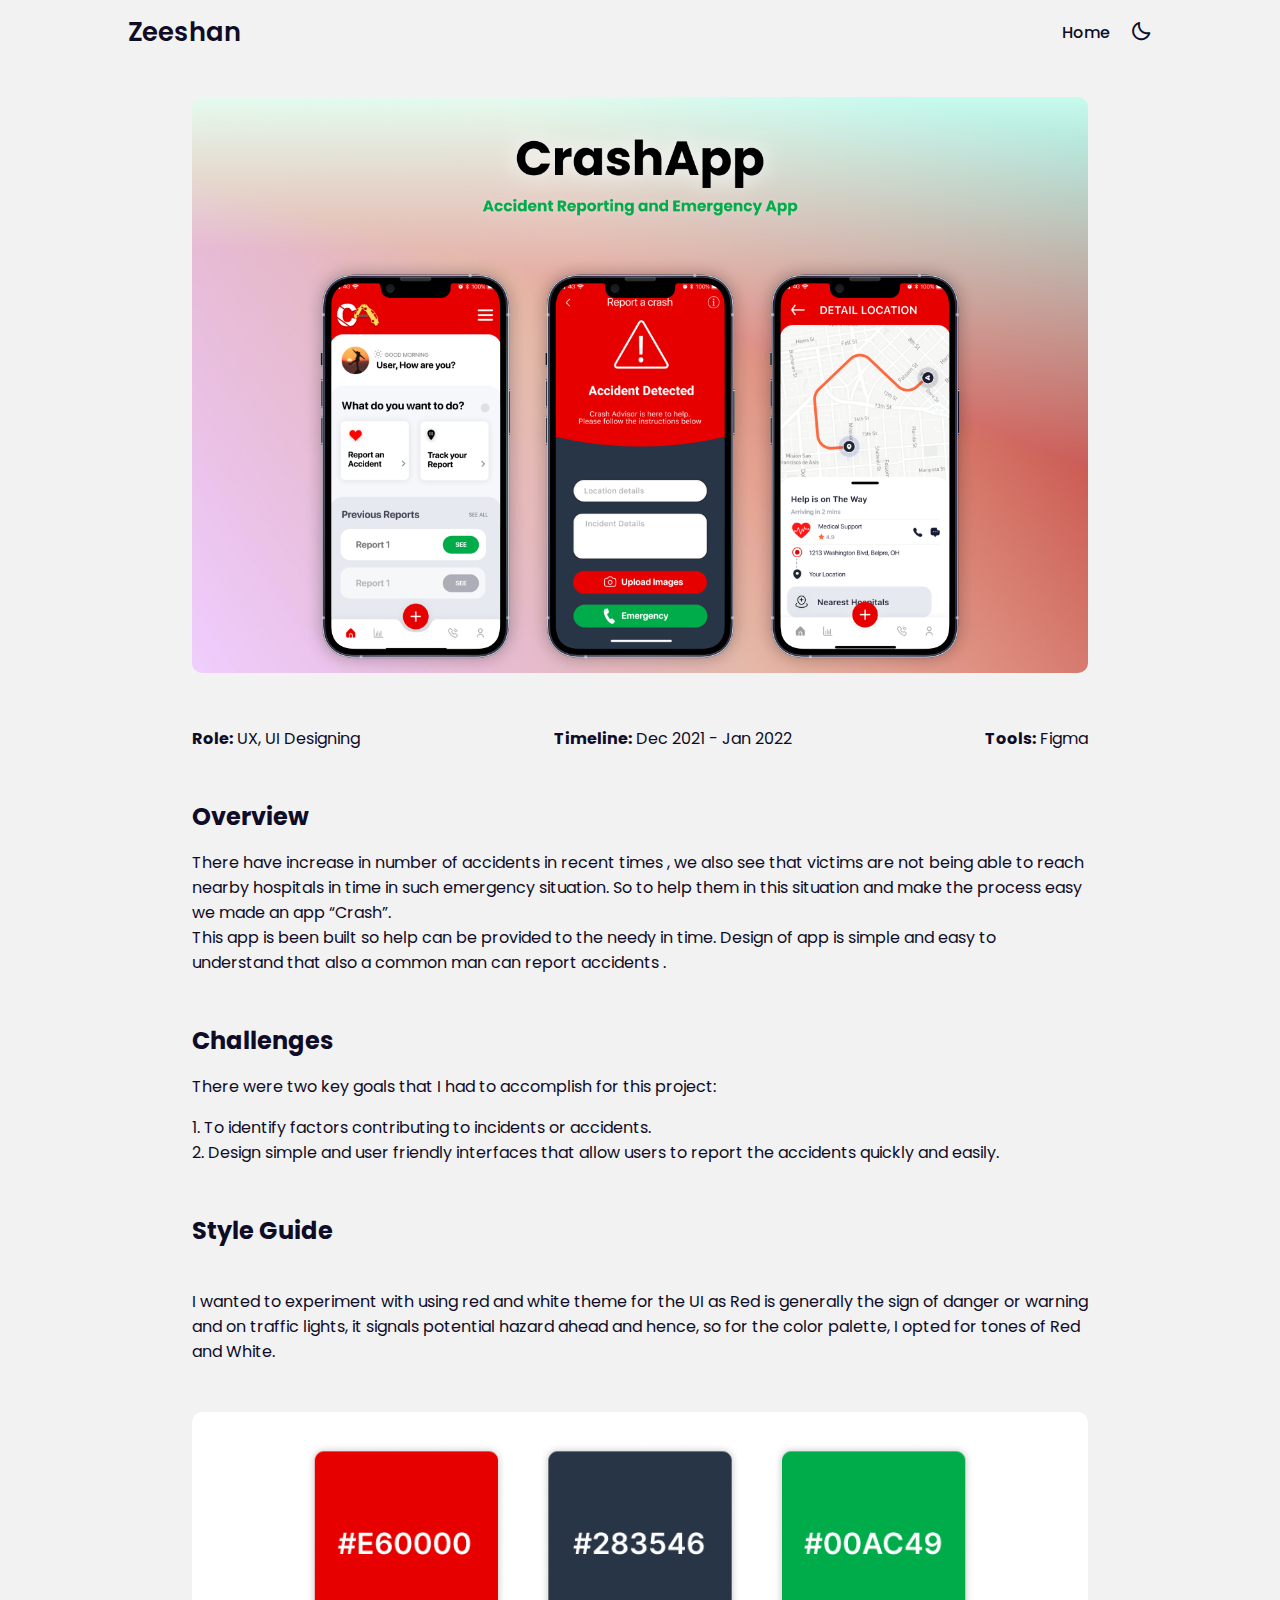
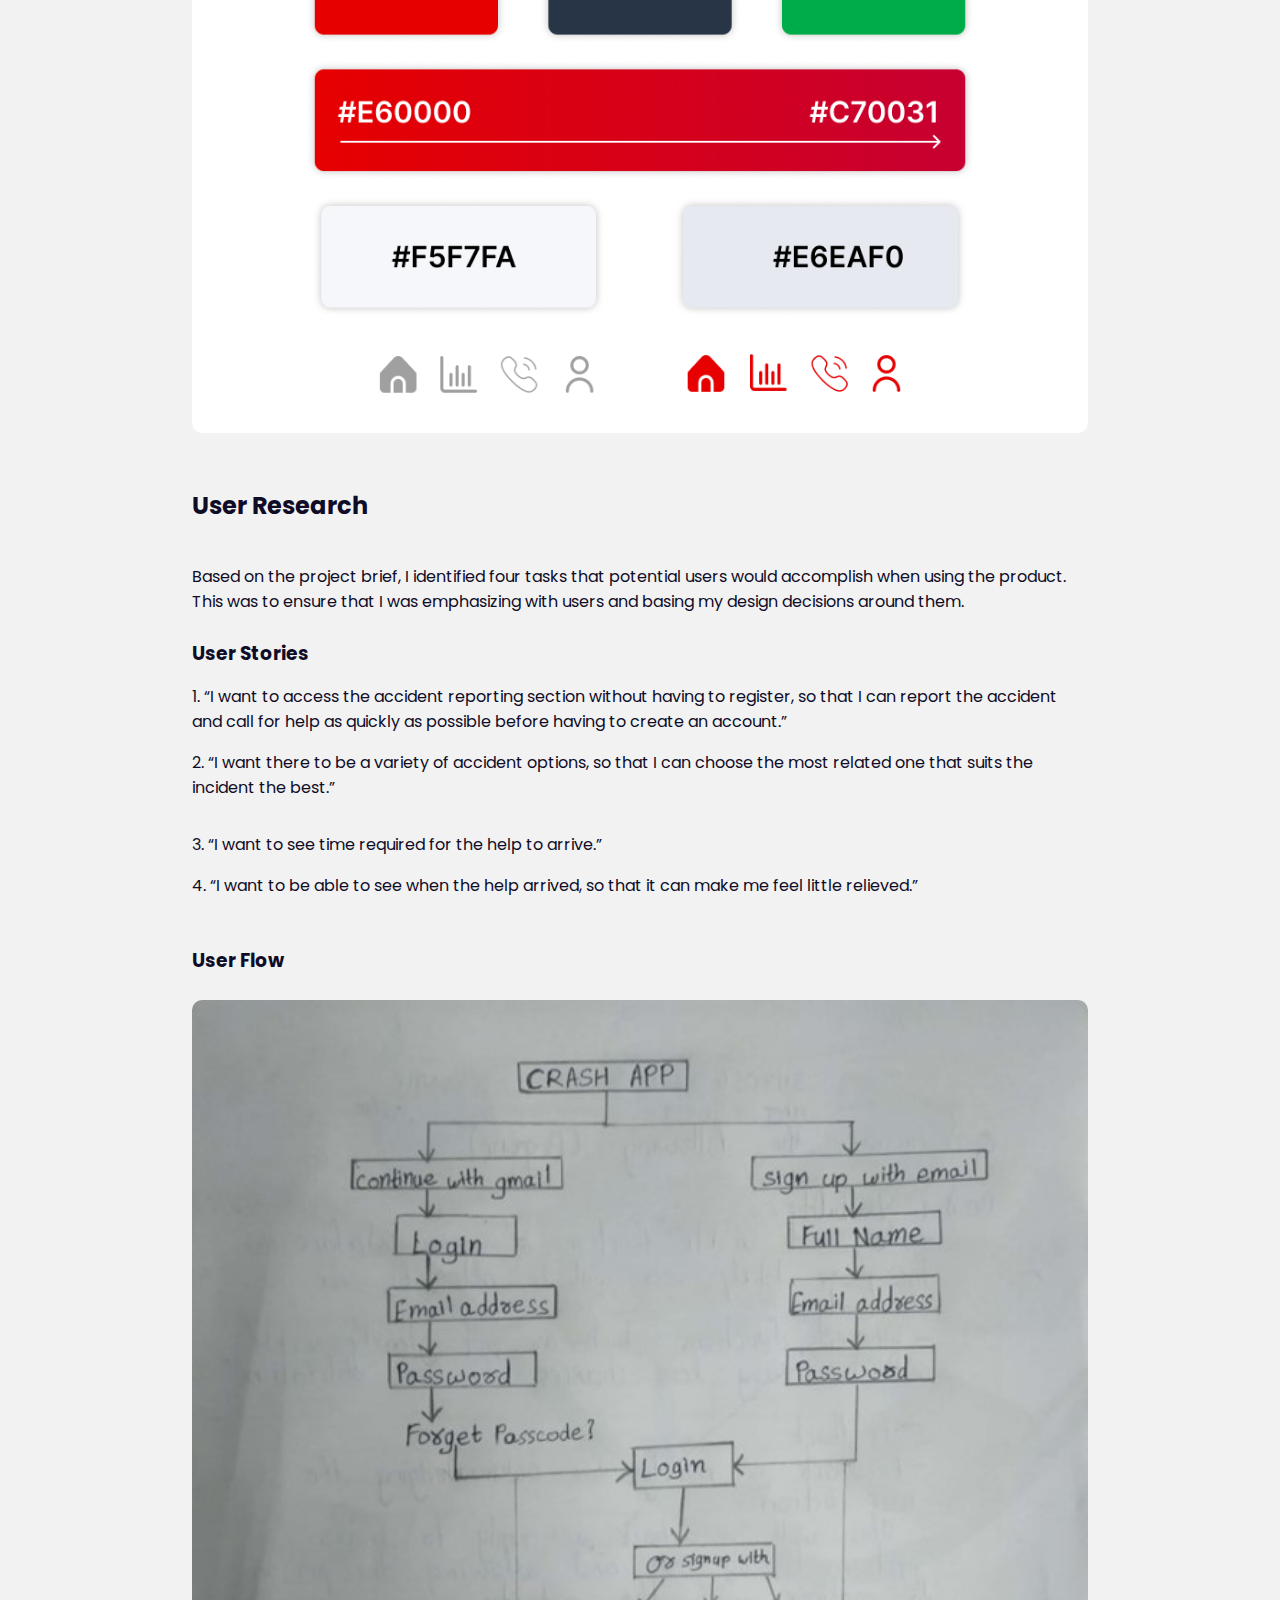
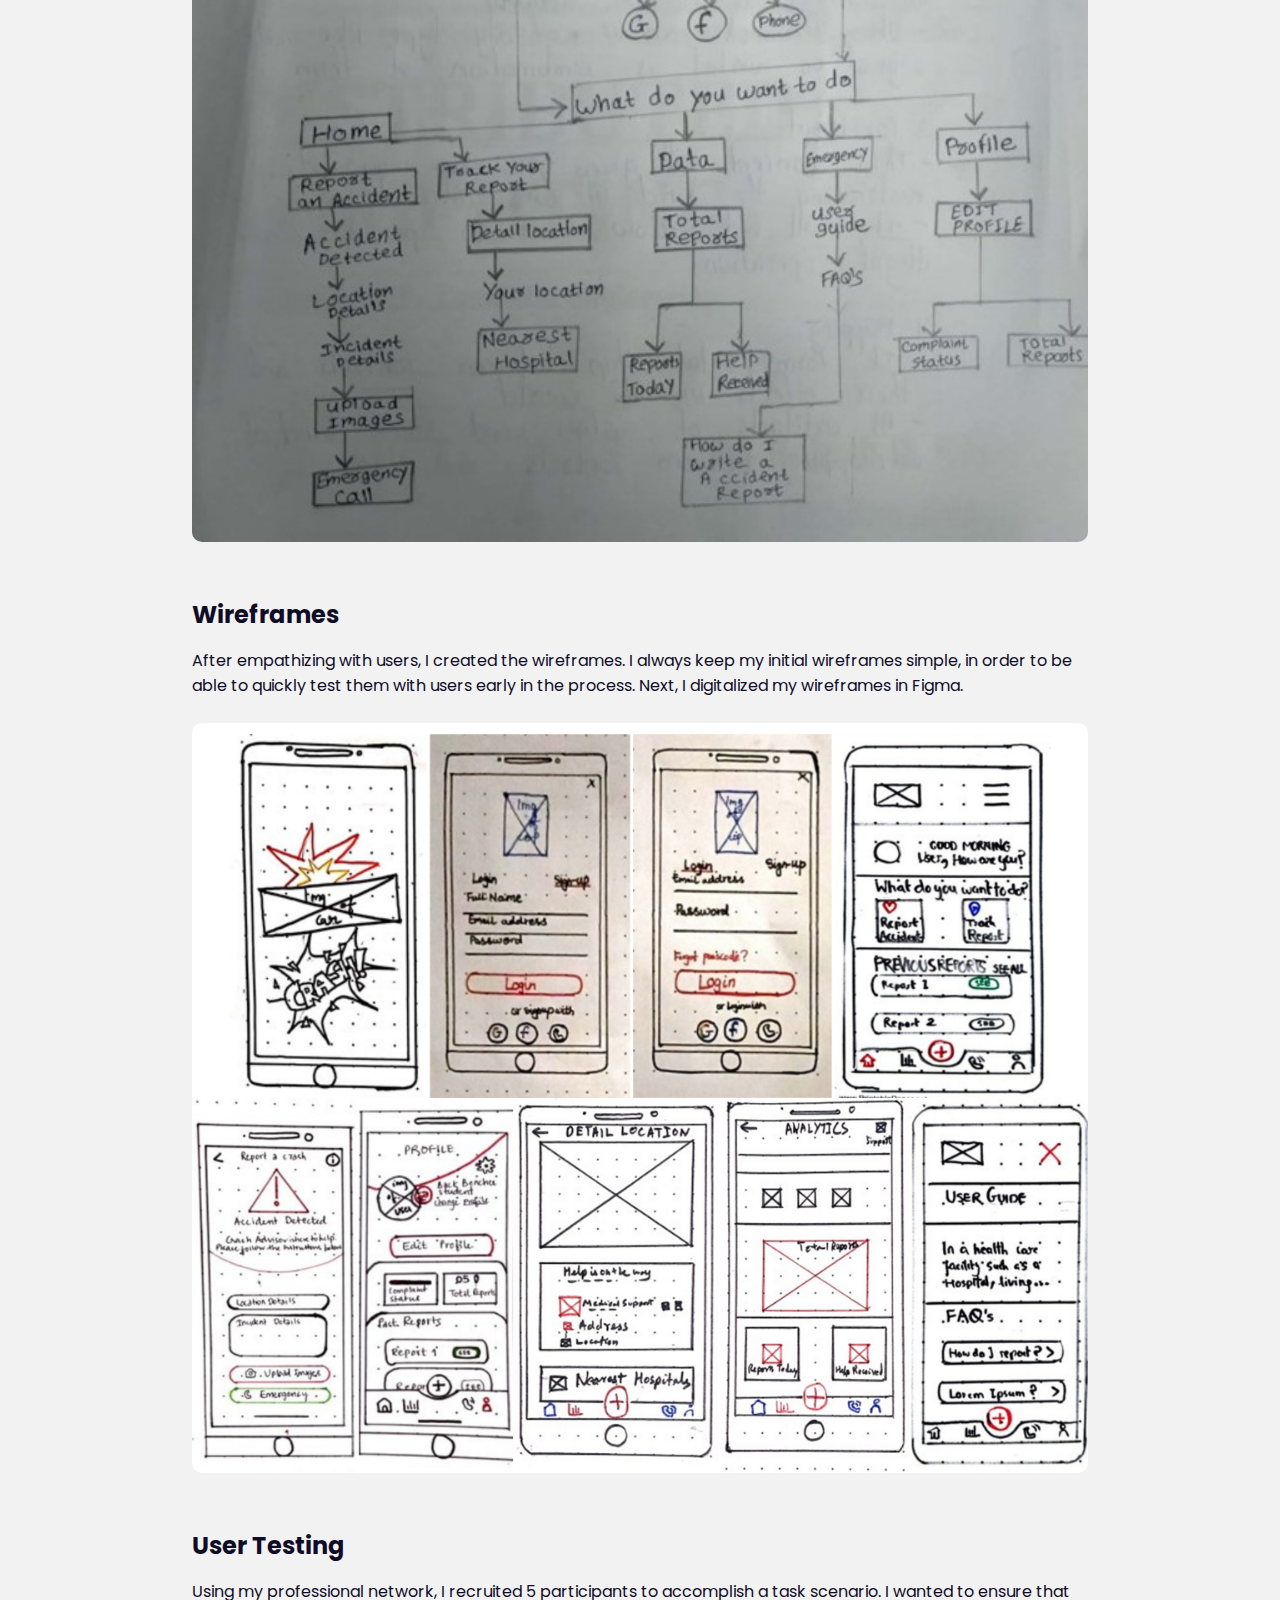
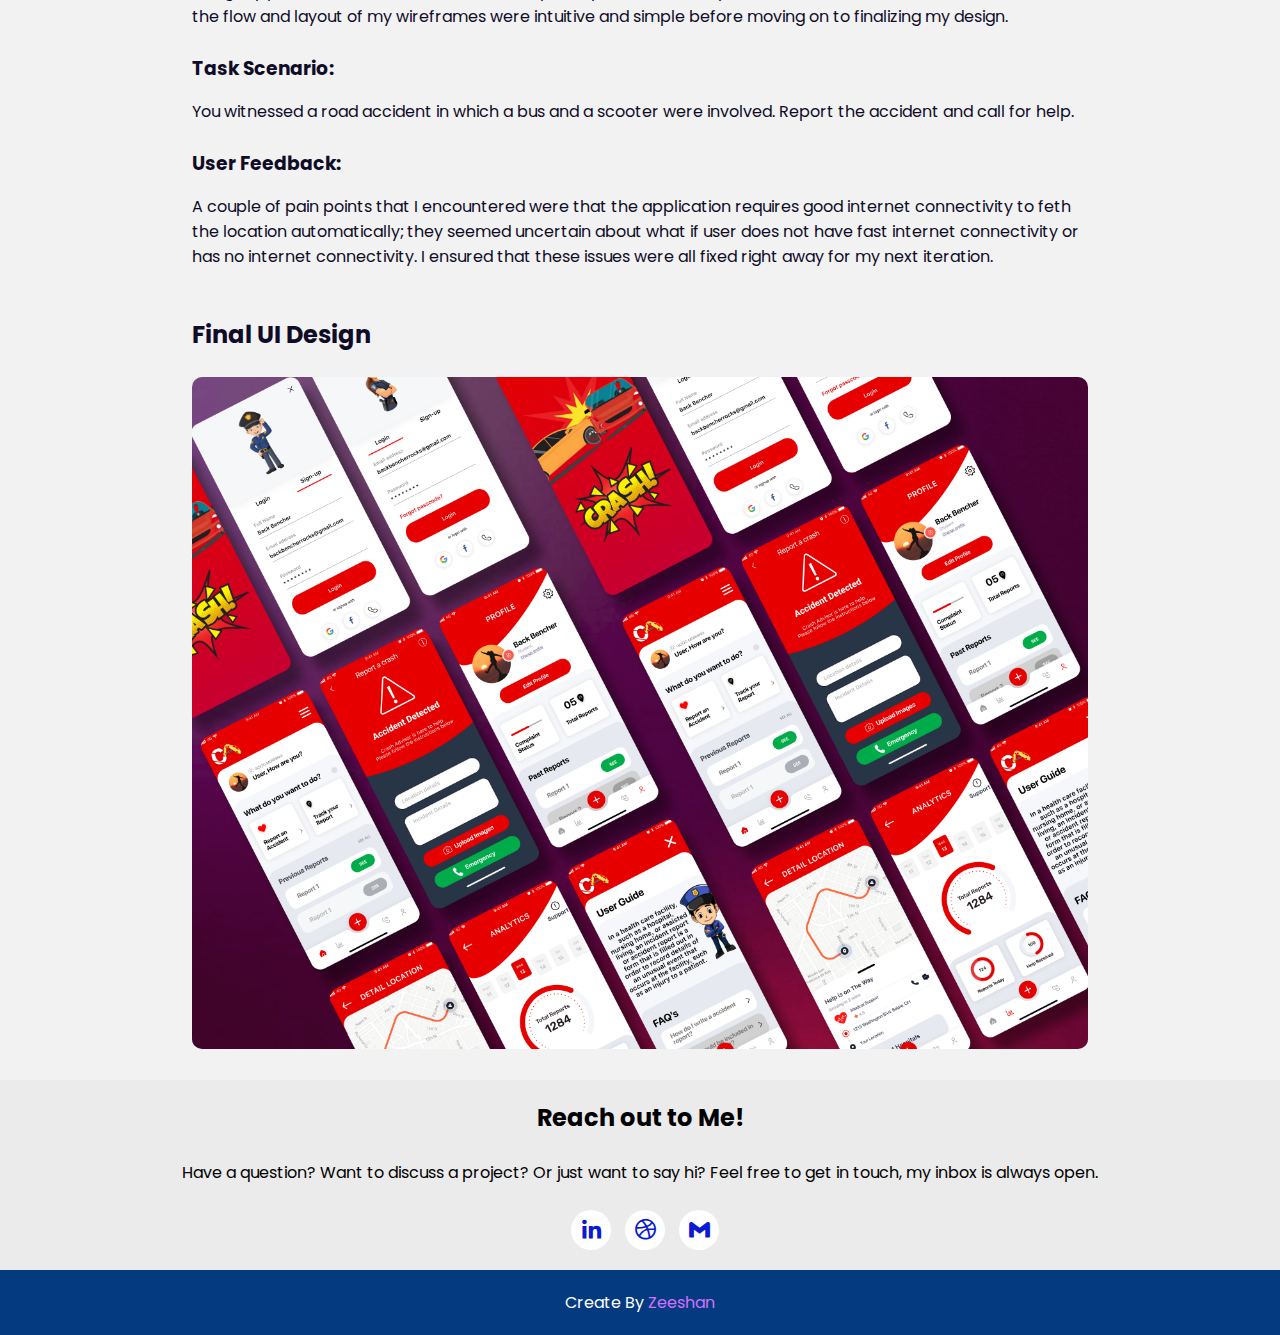
<file: crashapp.html>
<!DOCTYPE html>
<html lang="en">
<head>
    <meta charset="UTF-8">
    <meta http-equiv="X-UA-Compatible" content="IE=edge">
    <meta name="viewport" content="width=device-width, initial-scale=1.0">
    <title>Zeeshan - CrashApp Design</title>
    <!-- Favicon -->
    <link rel="icon" href="assets/favicon_io/android-chrome-512x512.png">>
    <!-- Link To CSS -->
    <link rel="stylesheet" href="css/style.css">
    <!-- Box Icons -->
    <link rel="stylesheet"
    href="https://cdn.jsdelivr.net/npm/boxicons@latest/css/boxicons.min.css">
 
</head>
<body>
    <!-- Navbar -->
    <header>
        <a href="index.html" class="logo">Zeeshan</a>
 
        <div class="bx bx-menu" id="menu-icon"></div>
 
        <ul class="navbar">
            <li><a href="index.html">Home</a></li>
            <div class="bx bx-moon" id="darkmode"></div>
        </ul>
    </header>

    <div class="project-main">
        <div class="case-container">
            <div class="crash-img">
                <img src="assets/cover/CrashApp-Cover.png" alt="crashimg">
            </div>
            <div id="rolesummary-parent">
                <div class="rolesummary">
                    <p><b>Role:</b> UX, UI Designing</p>
                  </div>
            
                  <div class="rolesummary">
                    <p><b>Timeline:</b> Dec 2021 - Jan 2022</p>
                  </div>
            
                  <div class="rolesummary">
                    <p><b>Tools:</b> Figma</p>
                  </div>
            </div>
        </div>
        <div class="case-container">
            <!--container for Overview-->
            <h2>Overview</h2>
            <p>There have increase in number of accidents in recent times , we also see that victims are not being able to reach nearby hospitals in time in such emergency situation. So to help them in this situation and make the process easy we made an app “Crash”. 
            <br>
            This app is been built so help can be provided to the needy in time. Design of app is simple and easy to understand that also a common man can report accidents .</p>
        </div>
        <div class="case-container">
            <!--container for Challenges-->
            <h2>Challenges</h2>
            <p>There were two key goals that I had to accomplish for this project:</p>
            <p> 1. To identify factors contributing to incidents or accidents.
                <br>
                2. Design simple and user friendly interfaces that allow users to report the accidents quickly and easily.
            </p>
        </div>
        <div class="case-container">
            <!-- container for Style Guide header, images, and text -->
            <h2>Style Guide</h2>
            <br>
            <p>I wanted to experiment with using red and white theme for the UI as Red is generally the sign of danger or warning and on traffic lights, it signals potential hazard ahead and hence, so for the color palette, I opted for tones of Red and White. </p>
        </div>
        <div class="case-container">
            <div class="color-img">
                <img src="assets/images/color.png" alt="color">
            </div>
        </div>
        <div class="case-container">
            <!-- Container for emphathizing with users header and text)-->
            <h2>User Research</h2>
            <br>
            <p>Based on the project brief, I identified four tasks that potential users would accomplish when using the product. This was to ensure that I was emphasizing with users and basing my design decisions around them. </p>
            <br>
            <h3>User Stories</h3>
            <p> 1. “I want to access the accident reporting section without having to register, so that I can report the accident and call for help as quickly as possible before having to create an account.”</p>
            <p> 2. “I want there to be a variety of accident options, so that I can choose the most related one that suits the incident the best.”<p>
            <p> 3. “I want to see time required for the help to arrive.”</p>
            <p> 4. “I want to be able to see when the help arrived, so that it can make me feel little relieved.”</p>
        </div>
        <div class="case-container">
            <h3>User Flow</h3>
            <br>
            <div class="color-img">
                <img src="assets/userflow/crashapp-flow.jpg" alt="userflow">
            </div>
        </div>
        <div class="case-container">
            <h2>Wireframes</h2>
            <p>After empathizing with users, I created the wireframes. I always keep my initial wireframes simple, in order to be able to quickly test them with users early in the process. Next, I digitalized my wireframes in
            Figma. </p>
            <br>
            <div class="color-img">
                <img src="assets/wireframes/crash-wireframe.png" alt="wireframes">
            </div>
        </div>
        <div class="case-container">
            <h2>User Testing</h2>
            <p>Using my professional network, I recruited 5 participants to accomplish a task scenario. I wanted to ensure that the flow and layout of my wireframes were intuitive and simple before moving on to finalizing my design. </p>
            <br>
            <h3>Task Scenario:</h3>
            <p>You witnessed a road accident in which a bus and a scooter were involved. Report the accident and call for help.</p>
            <br>
            <h3>User Feedback:</h3>
            <p>A couple of pain points that I encountered were that the application requires good internet connectivity to feth the location automatically; they seemed uncertain about what if user does not have fast internet connectivity or has no internet connectivity. I ensured that these issues were all fixed right away for my next iteration. </p>
        </div>
        <div class="case-container">
            <!-- container for Final Showcase images for MOBILE-->
            <h2>Final UI Design</h2>
            <br>
            <div class="color-img">
                <img src="assets/cover/Thumbnail-CrashApp.png" alt="finalUI">
            </div>
        </div>
    </div>
    <!-- Footer -->
    <div class="footer" id="footer">
        <h2>Reach out to Me!</h2>
        <p>Have a question? Want to discuss a project? Or just want to say hi? Feel free to get in touch, my inbox is always open.</p>
        <br>
        <div class="footer-social">
            <a href="https://www.linkedin.com/in/zeeshan-shaikh-85b59b228/" target="_blank"><i class='bx bxl-linkedin'></i></a>
            <a href="https://dribbble.com/zeexyz" target="_blank"><i class='bx bxl-dribbble' ></i></a>
            <a href="mailto: zeeshanshk010@gmail.com" target="_blank"><i class='bx bxl-gmail'></i></a>
        </div>
 
    </div>
    <!-- Copyright -->
    <div class="copyright">
        <p>Create By <a href="">Zeeshan</a></p>
    </div>


    <!-- Link To JS -->
    <script src="./js/script.js"></script>
</body>
</file>
<file: css/style.css>
/* Google Fonts */
@import url("https://fonts.googleapis.com/css2?family=Poppins:wght@200;300;400;500;600;700&display=swap");
* {
  margin: 0;
  padding: 0;
  box-sizing: border-box;
  list-style: none;
  text-decoration: none;
  scroll-behavior: smooth;
  scroll-padding-top: 2rem;
  font-family: "Poppins", sans-serif;
}
:root {
  --main-color: #033a80;
  --bg-color: #f2f2f2;
  --text-color: #0f0c27;
  --hover: #F39A48;
 
  --big-font: 3.2rem;
  --medium-font: 1.8rem;
  --p-font: 0.941rem;
}
section {
  padding: 50px 10%;
}
body.active {
  --text-color: #fff;
  --bg-color: #0f0c27;
}
body {
  background: var(--bg-color);
  color: var(--text-color);
}
*::selection {
  color: var(--bg-color);
  background: var(--main-color);
}
.heading {
  text-align: center;
}
.heading h2 {
  font-size: 30px;
}
 
.heading span {
  font-size: var(--p-font);
  /* color: rgb(2, 166, 70); */
  color: #b213fc;
}
header {
  position: fixed;
  width: 100%;
  top: 0;
  right: 0;
  z-index: 1000;
  display: flex;
  align-items: center;
  justify-content: space-between;
  background: var(--bg-color);
  padding: 13px 10%;
  transition: 0.2s;
}
header.shadow {
  box-shadow: 0 0 4px rgb(14 55 54 / 15%);
}
.logo {
  font-size: 1.61rem;
  font-weight: 600;
  color: var(--text-color);
}
.navbar {
  display: flex;
}
.navbar a {
  font-size: 1rem;
  padding: 10px 20px;
  color: var(--text-color);
  font-weight: 500;
}
.navbar a:hover {
  color: var(--hover);
}
#menu-icon {
  font-size: 24px;
  cursor: pointer;
  z-index: 10001;
  display: none;
}
#darkmode {
  font-size: 22px;
  cursor: pointer;
}
.home {
  position: relative;
  width: 100%;
  min-height: 100vh;
  display: grid;
  grid-template-columns: 0.2fr 1fr 1fr;
  align-items: center;
  gap: 1rem;
}
.home-img {
  order: 3;
}
.home-img img {
  width: 100%;
}
.home-text span {
  font-size: var(--medium-font);
  font-weight: 500;
}
.home-text h1 {
  font-size: var(--big-font);
}
.home-text h2 {
  font-size: 1.1rem;
  font-weight: 400;
}
.home-text p {
  font-size: var(--p-font);
  font-weight: 400;
  margin: 0.7rem 0 1rem;
}
.social {
  display: flex;
  flex-direction: column;
}
.social a {
  margin-bottom: 1rem;
  font-size: 22px;
  color: var(--text-color);
}
.social a:hover {
  color: var(--hover);
}
.btn {
  display: inline-block;
  background: var(--main-color);
  color: #fff;
  padding: 0.7rem 1.3rem;
  border-radius: 0.5rem;
}
.btn:hover {
  background: var(--hover);
}
 

.about-container {
  display: grid;
  grid-template-columns: repeat(2, 1fr);
  gap: 1rem;
  margin-top: 2rem;
}
 
.about-img img {
  width: 80%;
  border-radius: 0.5rem;
}
.about-text {
  margin: auto;
}
.about-text p {
  font-size: var(--p-font);
  font-weight: 400;
  text-align: justify;
}
.information {
  margin: 1rem 0 1.4rem;
}
.information .info-box {
  display: flex;
  align-items: center;
  margin-bottom: 1.4rem;
}
.information .info-box .bx {
  font-size: 22px;
}
.information .info-box span {
  font-weight: 400;
  margin-left: 1rem;
}
.skills-container {
  display: grid;
  grid-template-columns: repeat(2, 1fr);
  align-items: center;
  gap: 2rem;
  margin-top: 4rem;
}
.skills-img img {
  width: 80%;
  padding-left: 4rem;
  object-position: center;
}
.bars-box {
  position: relative;
  display: flex;
  justify-content: space-between;
  align-items: center;
  padding: 1rem 0;
  margin-bottom: 1rem;
}
.bars-box h3,
span {
  font-size: 1.1rem;
  font-weight: 500;
}
.light-bar {
  position: absolute;
  bottom: 0;
  left: 0;
  width: 100%;
  height: 0.5rem;
  background: hsla(260, 100%, 44%, 0.4);
  border-radius: 0.5rem;
}
.percent-bar {
  position: absolute;
  bottom: 0;
  left: 0;
  height: 0.5rem;
  background: var(--main-color);
  border-radius: 0.5rem;
}
.uiux-bar {
  width: 95%;
}
.tools-bar {
  width: 80%;
}
.html-bar {
  width: 90%;
}
.css-bar {
  width: 90%;
}
.sql-bar {
  width: 80%;
}
.fire-bar {
  width: 70%;
}
.services-content {
  display: grid;
  grid-template-columns: repeat(auto-fit, minmax(200px, auto));
  justify-content: center;
  gap: 1rem;
  margin-top: 2rem;
}
.services-box {
  padding: 20px;
  width: 260px;
  display: flex;
  flex-direction: column;
  align-items: center;
  text-align: center;
  border-radius: 0.5rem;
  border-bottom: 2px solid var(--main-color);
  box-shadow: 0 2px 7px rgb(14 55 54 / 15%);
}
.services-box:hover{
 background-color: #02225a;
}
.services-box h3 {
  font-size: 1rem;
  font-weight: 600;
  margin: 0.7rem 0 0.4rem;
}
.services-box:hover h3{
  color: #fff;
}
.services-box .bx {
  padding-top: 2rem;
  font-size: 54px;
  color: var(--main-color);
}
.services-box:hover .bx{
  /* color: #22cf91; */
  color: #b213fc;
}
.services-box a {
  color: var(--main-color);
  font-size: var(--p-font);
  font-weight: 500;
}
.services-box:hover a{
  color: #8b8a8f;
}
.myGallery {
  margin-top: 2rem;
  display: grid;
  grid-gap: 1rem;
  grid-template-columns: repeat(auto-fit, minmax(280px, auto));
}
.myGallery .item {
  position: relative;
  overflow: hidden;
  border-radius: 0.5rem;
  box-shadow: 0 0 10px -6px;
  max-width: 400px;
}
.myGallery a img {
  width: 100%;
  display: block;
}
.myGallery .caption {
  margin: 0;
  padding: 1em;
  position: absolute;
  z-index: 1;
  bottom: 0;
  left: 0;
  width: 100%;
  max-height: 100%;
  overflow: auto;
  box-sizing: border-box;
  transition: transform 0.5s;
  transform: translateY(100%);
  background: rgba(28, 1, 52, 0.95);
  color: rgb(255, 255, 255);
  font-weight: 900;
  letter-spacing: 0.15em;
  text-align: center;
  text-transform: uppercase;
}
.myGallery .item:hover .caption {
  transform: translateY(0%);
}
.footer {
  display: grid;
  place-items: center;
  padding: 20px;
  background: #ebebeb;
  color: #000;
  align-items: center;
}
.footer h2 {
  font-size: 1.5rem;
  margin-bottom: 1.6rem;
}
.footer-social a i{
  color: rgb(10, 26, 208);
  font-size: 25px;
  margin-left: 10px;
  text-align: center;
  line-height: 40px;
  background-color: #fff;
  border-radius: 50%;
  width: 40px;
  height: 40px;
}
.copyright {
  padding: 20px;
  background: var(--main-color);
  text-align: center;
  color: #fff;
}
.copyright a{
  /* color: #22cf91; */
  color: #d270ff;
}
.case-container {
  width: 70%;
  margin: auto;
  max-width: 1200px;
  padding: 1.5rem 0rem;
}
.crash-img {
  margin-top: 3rem;
  width: 100%;
  overflow: hidden;
}
.crash-img img {
  width: 100%;
  border-radius: 10px;
}
#rolesummary-parent {
  margin-top: 30px;
  display: flex;
  justify-content: space-between;
}
.case-container p {
  padding-top: 1rem;
} 
.color-img {
  margin: auto;
  width: 100%;
  overflow: hidden;
  text-align: center;
}
.color-img img {
  width: 100%;
  border-radius: 10px;
}


/* Making Responsive */
@media (max-width: 991px) {
  header {
    padding: 18px 4%;
  }
  section {
    padding: 50px 4%;
  }
}
@media (max-width: 881px) {
  :root {
    --big-font: 2.7rem;
    --medium-font: 1.4rem;
  }
}
@media (max-width: 768px) {
  :root {
    --big-font: 2.4rem;
    --medium-font: 1.2rem;
  }
  header {
    padding: 11px 4%;
  }
  #menu-icon {
    display: initial;
    color: var(--text-color);
  }
  header .navbar {
    position: absolute;
    top: -500px;
    left: 0;
    right: 0;
    display: flex;
    flex-direction: column;
    background: var(--bg-color);
    box-shadow: 0 4px 4px rgb(0 0 0 / 10%);
    transition: 0.2s ease;
    text-align: center;
  }
  .navbar.active {
    top: 100%;
  }
  .navbar a {
    padding: 1.5rem;
    display: block;
    background: var(--bg-color);
  }
  #darkmode {
    position: absolute;
    top: 1.4rem;
    right: 2rem;
  }
  .scroll-down {
    display: none;
  }
  .home {
    grid-template-columns: 0.5fr 3fr;
  }
  .home-text {
    grid-column: 1/3;
    padding-left: 1.4rem;
  }
  .home-img {
    order: initial;
  }
  .about-container {
    grid-template-columns: 1fr;
  }
  .about-img {
    display: flex;
    justify-content: center;
  }
  .skills-container {
    grid-template-columns: 1fr;
  }
  .skills-img img {
    padding-left: 0;
  }
  .skills-img {
    padding-top: 2rem;
    display: flex;
    justify-content: center;
  }
  .contact-form form{
    width: 300px;
  }
  .contact-button{
    margin-left: 25%;
  }
  #rolesummary-parent {
    display: block;
  }
}
@media (max-width: 340px) {
  :root {
    --big-font: 1.7rem;
    --medium-font: 1.1rem;
  }
  .home-text span {
    font-size: 1rem;
  }
  .home-text h2 {
    font-size: 0.9rem;
    font-weight: 500;
  }
  .information .info-box span {
    font-size: 1rem;
  }
  .projects-content {
    grid-template-columns: repeat(auto-fit, minmax(200px, auto));
  }
  .contact-form form{
    width: 300px;
  }
  .contact-button{
    margin-left: 25%;
  }
}
</file>
